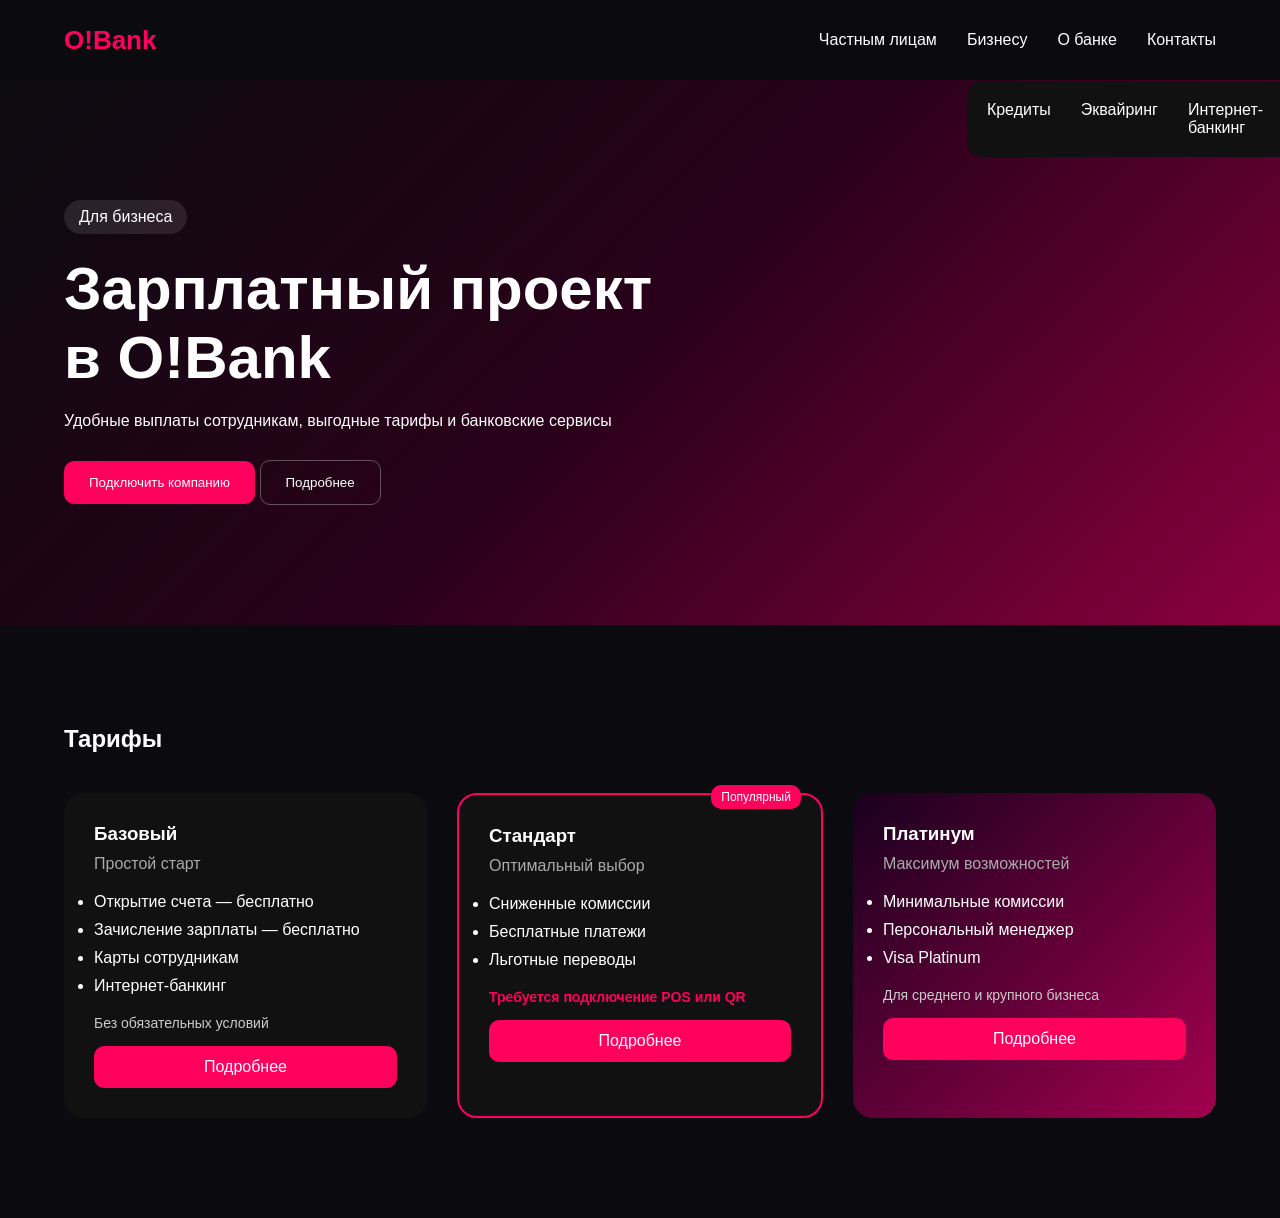
<file: index.html>
<!DOCTYPE html>
<html lang="ru">
<head>
  <meta charset="UTF-8">
  <title>O!Bank — Зарплатный проект</title>
  <link rel="stylesheet" href="styles.css">
</head>
<body>

<header class="header">
  <div class="container header-inner">
    <div class="logo">O!Bank</div>

    <nav class="nav">
      <ul>
        <li><a href="#">Частным лицам</a></li>

        <li class="dropdown">
          <a href="#">Бизнесу</a>
          <ul class="dropdown-menu">
            <li><a href="#">Кредиты</a></li>
            <li><a href="#">Эквайринг</a></li>
            <li><a href="#">Интернет-банкинг</a></li>
            <li><a href="#" class="active-link">Зарплатный проект</a></li>
          </ul>
        </li>

        <li><a href="#">О банке</a></li>
        <li><a href="#">Контакты</a></li>
      </ul>
    </nav>
  </div>
</header>

<section class="hero">
  <div class="container">
    <span class="badge">Для бизнеса</span>
    <h1>Зарплатный проект<br>в O!Bank</h1>
    <p>
      Удобные выплаты сотрудникам, выгодные тарифы и банковские сервисы
    </p>

    <div class="hero-buttons">
      <button class="primary-btn">Подключить компанию</button>
      <button class="secondary-btn">Подробнее</button>
    </div>
  </div>
</section>

<section class="tariffs">
  <div class="container">
    <h2>Тарифы</h2>

    <div class="tariff-grid">

      <!-- БАЗОВЫЙ -->
      <div class="tariff-card">
        <h3>Базовый</h3>
        <p class="subtitle">Простой старт</p>

        <ul>
          <li>Открытие счета — бесплатно</li>
          <li>Зачисление зарплаты — бесплатно</li>
          <li>Карты сотрудникам</li>
          <li>Интернет-банкинг</li>
        </ul>

        <div class="condition">Без обязательных условий</div>

        <a href="basic.html" class="btn">Подробнее</a>
      </div>

      <!-- СТАНДАРТ -->
      <div class="tariff-card featured">
        <div class="popular">Популярный</div>

        <h3>Стандарт</h3>
        <p class="subtitle">Оптимальный выбор</p>

        <ul>
          <li>Сниженные комиссии</li>
          <li>Бесплатные платежи</li>
          <li>Льготные переводы</li>
        </ul>

        <div class="condition highlight-condition">
          Требуется подключение POS или QR
        </div>

        <a href="standard.html" class="btn">Подробнее</a>
      </div>

      <!-- ПЛАТИНУМ -->
      <div class="tariff-card premium">
        <h3>Платинум</h3>
        <p class="subtitle">Максимум возможностей</p>

        <ul>
          <li>Минимальные комиссии</li>
          <li>Персональный менеджер</li>
          <li>Visa Platinum</li>
        </ul>

        <div class="condition">Для среднего и крупного бизнеса</div>

        <a href="platinum.html" class="btn">Подробнее</a>
      </div>

    </div>
  </div>
</section>

</body>
</html>
</file>
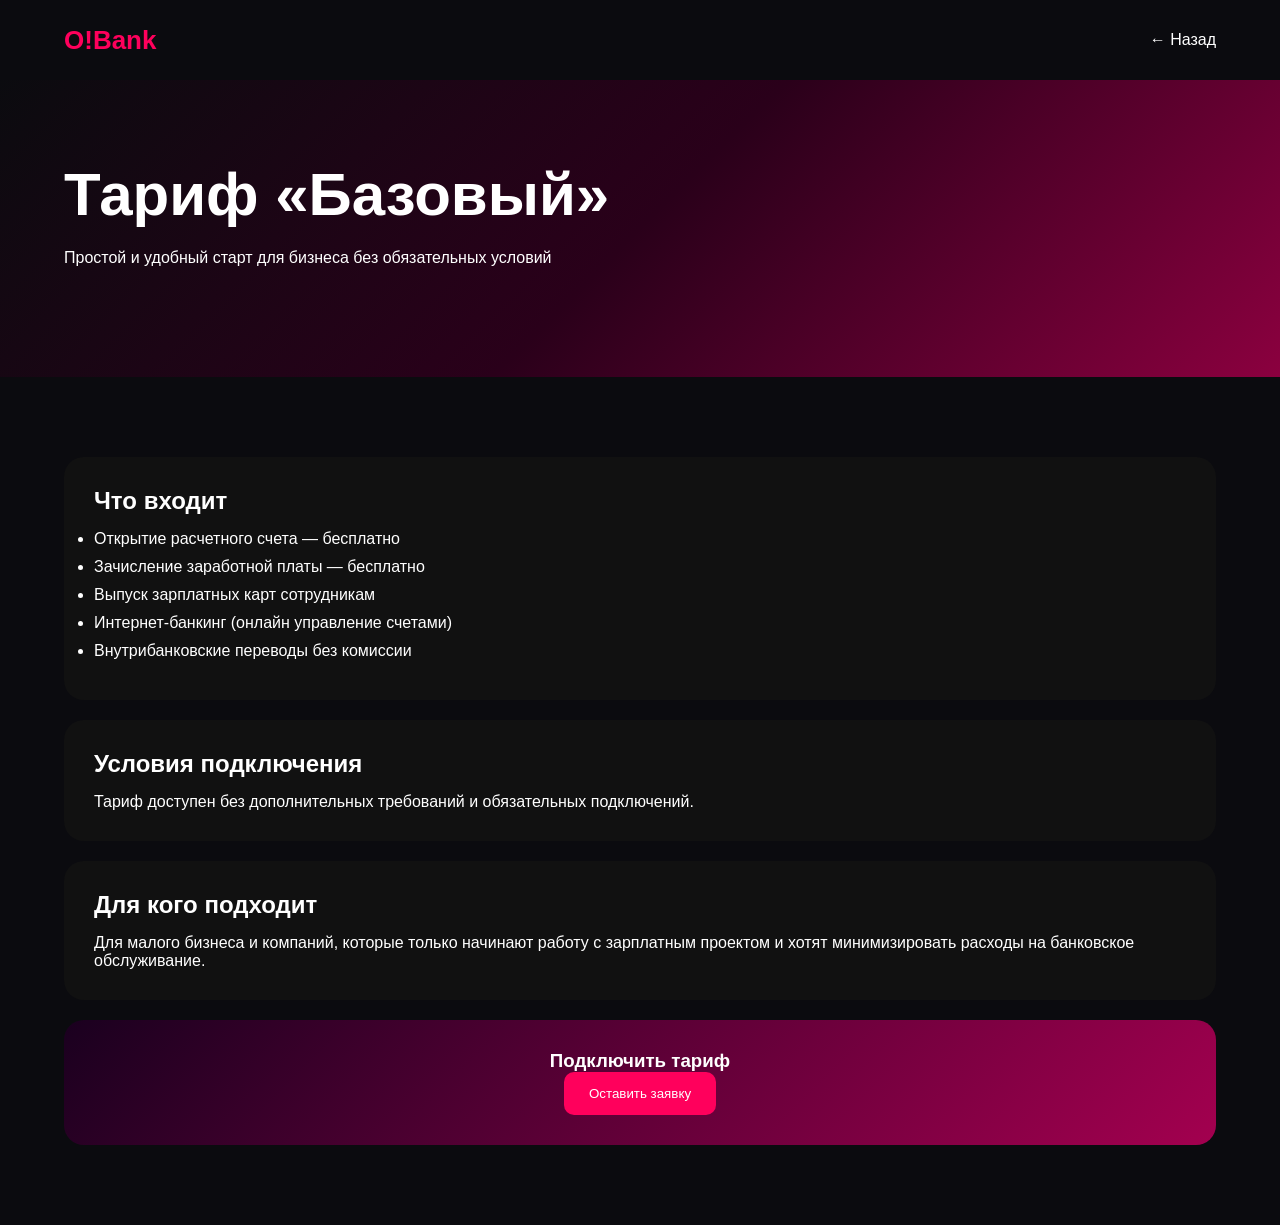
<file: basic.html>
<!DOCTYPE html>
<html lang="ru">
<head>
  <meta charset="UTF-8">
  <title>Базовый — O!Bank</title>
  <link rel="stylesheet" href="styles.css">
</head>
<body>

<header class="header">
  <div class="container header-inner">
    <div class="logo">O!Bank</div>
    <nav class="nav">
      <a href="index.html">← Назад</a>
    </nav>
  </div>
</header>

<section class="hero small">
  <div class="container">
    <h1>Тариф «Базовый»</h1>
    <p>Простой и удобный старт для бизнеса без обязательных условий</p>
  </div>
</section>

<section class="tariff-detail">
  <div class="container">

    <div class="block">
      <h2>Что входит</h2>
      <ul>
        <li>Открытие расчетного счета — бесплатно</li>
        <li>Зачисление заработной платы — бесплатно</li>
        <li>Выпуск зарплатных карт сотрудникам</li>
        <li>Интернет-банкинг (онлайн управление счетами)</li>
        <li>Внутрибанковские переводы без комиссии</li>
      </ul>
    </div>

    <div class="block">
      <h2>Условия подключения</h2>
      <p>
        Тариф доступен без дополнительных требований и обязательных подключений.
      </p>
    </div>

    <div class="block">
      <h2>Для кого подходит</h2>
      <p>
        Для малого бизнеса и компаний, которые только начинают работу с зарплатным проектом
        и хотят минимизировать расходы на банковское обслуживание.
      </p>
    </div>

    <div class="cta-box">
      <h3>Подключить тариф</h3>
      <button class="primary-btn">Оставить заявку</button>
    </div>

  </div>
</section>

</body>
</html>
</file>
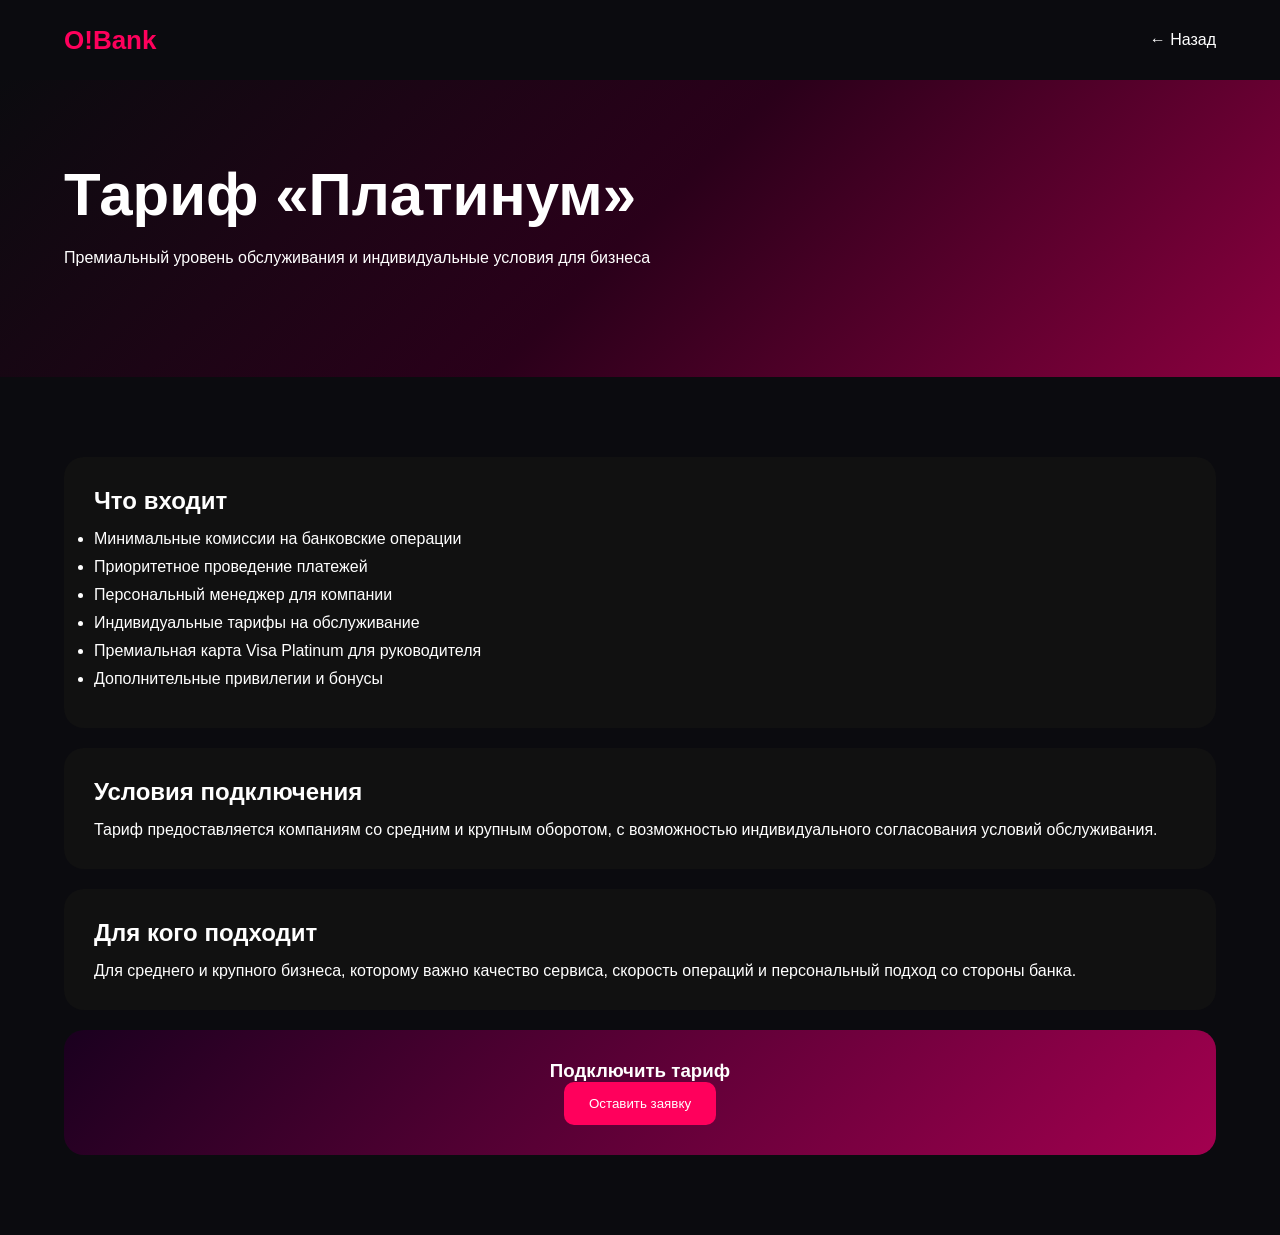
<file: platinum.html>
<!DOCTYPE html>
<html lang="ru">
<head>
  <meta charset="UTF-8">
  <title>Платинум — O!Bank</title>
  <link rel="stylesheet" href="styles.css">
</head>
<body>

<header class="header">
  <div class="container header-inner">
    <div class="logo">O!Bank</div>
    <nav class="nav">
      <a href="index.html">← Назад</a>
    </nav>
  </div>
</header>

<section class="hero small">
  <div class="container">
    <h1>Тариф «Платинум»</h1>
    <p>Премиальный уровень обслуживания и индивидуальные условия для бизнеса</p>
  </div>
</section>

<section class="tariff-detail">
  <div class="container">

    <div class="block">
      <h2>Что входит</h2>
      <ul>
        <li>Минимальные комиссии на банковские операции</li>
        <li>Приоритетное проведение платежей</li>
        <li>Персональный менеджер для компании</li>
        <li>Индивидуальные тарифы на обслуживание</li>
        <li>Премиальная карта Visa Platinum для руководителя</li>
        <li>Дополнительные привилегии и бонусы</li>
      </ul>
    </div>

    <div class="block">
      <h2>Условия подключения</h2>
      <p>
        Тариф предоставляется компаниям со средним и крупным оборотом,
        с возможностью индивидуального согласования условий обслуживания.
      </p>
    </div>

    <div class="block">
      <h2>Для кого подходит</h2>
      <p>
        Для среднего и крупного бизнеса, которому важно качество сервиса,
        скорость операций и персональный подход со стороны банка.
      </p>
    </div>

    <div class="cta-box">
      <h3>Подключить тариф</h3>
      <button class="primary-btn">Оставить заявку</button>
    </div>

  </div>
</section>

</body>
</html>
</file>
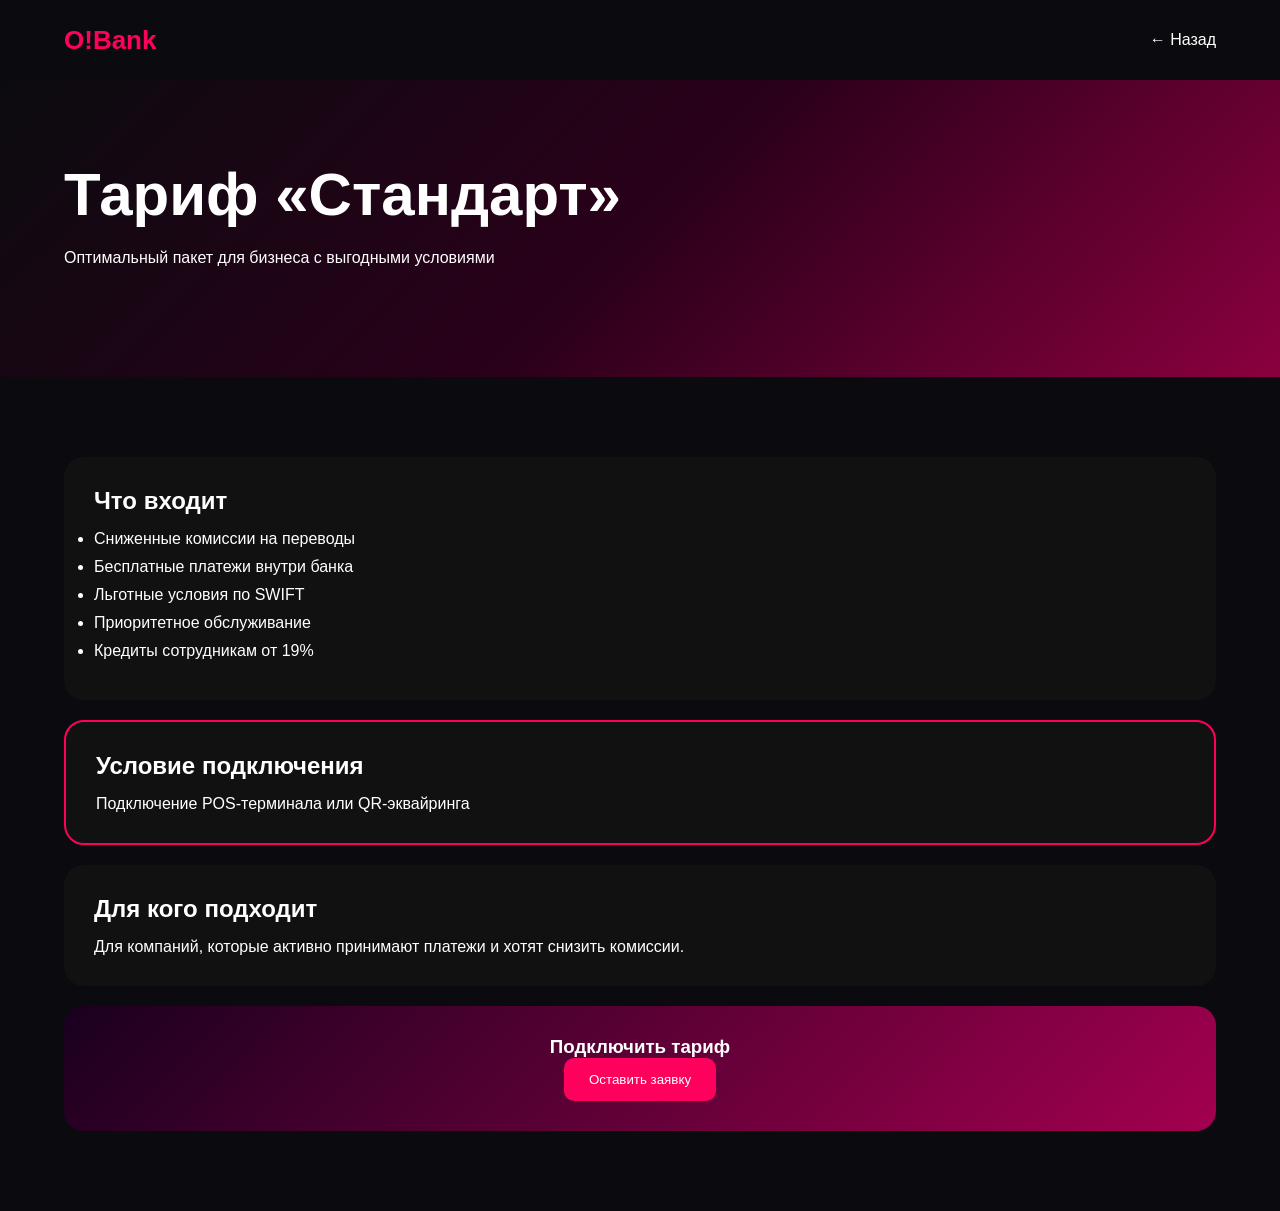
<file: standard.html>
<!DOCTYPE html>
<html lang="ru">
<head>
  <meta charset="UTF-8">
  <title>Стандарт — O!Bank</title>
  <link rel="stylesheet" href="styles.css">
</head>
<body>

<header class="header">
  <div class="container header-inner">
    <div class="logo">O!Bank</div>
    <nav class="nav">
      <a href="index.html">← Назад</a>
    </nav>
  </div>
</header>

<section class="hero small">
  <div class="container">
    <h1>Тариф «Стандарт»</h1>
    <p>Оптимальный пакет для бизнеса с выгодными условиями</p>
  </div>
</section>

<section class="tariff-detail">
  <div class="container">

    <div class="block">
      <h2>Что входит</h2>
      <ul>
        <li>Сниженные комиссии на переводы</li>
        <li>Бесплатные платежи внутри банка</li>
        <li>Льготные условия по SWIFT</li>
        <li>Приоритетное обслуживание</li>
        <li>Кредиты сотрудникам от 19%</li>
      </ul>
    </div>

    <div class="block important">
      <h2>Условие подключения</h2>
      <p>
        Подключение POS-терминала или QR-эквайринга
      </p>
    </div>

    <div class="block">
      <h2>Для кого подходит</h2>
      <p>
        Для компаний, которые активно принимают платежи и хотят снизить комиссии.
      </p>
    </div>

    <div class="cta-box">
      <h3>Подключить тариф</h3>
      <button class="primary-btn">Оставить заявку</button>
    </div>

  </div>
</section>

</body>
</html>
</file>
<file: styles.css>
* {
  margin: 0;
  padding: 0;
  box-sizing: border-box;
}

body {
  font-family: Arial, sans-serif;
  background: #0b0b0f;
  color: white;
}

.container {
  width: 90%;
  max-width: 1200px;
  margin: auto;
}

/* HEADER */
.header {
  background: #0b0b0f;
}

.header-inner {
  display: flex;
  justify-content: space-between;
  align-items: center;
  height: 80px;
}

.logo {
  font-size: 26px;
  font-weight: bold;
  color: #ff005c;
}

.nav ul {
  display: flex;
  gap: 30px;
  list-style: none;
}

.nav a {
  color: white;
  text-decoration: none;
}

/* DROPDOWN */
.dropdown {
  position: relative;
}

.dropdown-menu {
  position: absolute;
  top: 50px;
  left: 0;
  background: #111;
  padding: 20px;
  border-radius: 15px;
  display: none;
}

.dropdown:hover .dropdown-menu {
  display: block;
}

.active-link {
  color: #ff005c;
  font-weight: bold;
}

/* HERO */
.hero {
  padding: 120px 0;
  background: linear-gradient(135deg, #0b0b0f, #2a001a, #8b003f);
}

.hero h1 {
  font-size: 60px;
  margin-bottom: 20px;
}

.hero p {
  margin-bottom: 30px;
}

.badge {
  display: inline-block;
  background: rgba(255,255,255,0.1);
  padding: 8px 15px;
  border-radius: 20px;
  margin-bottom: 20px;
}

/* BUTTONS */
.primary-btn {
  background: #ff005c;
  color: white;
  padding: 14px 25px;
  border: none;
  border-radius: 10px;
}

.secondary-btn {
  border: 1px solid rgba(255,255,255,0.3);
  padding: 14px 25px;
  background: transparent;
  color: white;
  border-radius: 10px;
}

/* TARIFFS */
.tariffs {
  padding: 100px 0;
}

.tariffs h2 {
  margin-bottom: 40px;
}

.tariff-grid {
  display: flex;
  gap: 30px;
}

.tariff-card {
  background: #111;
  padding: 30px;
  border-radius: 20px;
  width: 100%;
  position: relative;
}

.tariff-card h3 {
  margin-bottom: 10px;
}

.subtitle {
  color: #aaa;
  margin-bottom: 20px;
}

.tariff-card ul {
  margin-bottom: 20px;
}

.tariff-card li {
  margin-bottom: 10px;
}

.btn {
  display: block;
  padding: 12px;
  text-align: center;
  background: #ff005c;
  color: white;
  text-decoration: none;
  border-radius: 10px;
}

.condition {
  margin-bottom: 15px;
  color: #ccc;
  font-size: 14px;
}

.highlight-condition {
  color: #ff005c;
  font-weight: bold;
}

/* FEATURED */
.featured {
  border: 2px solid #ff005c;
}

.popular {
  position: absolute;
  top: -10px;
  right: 20px;
  background: #ff005c;
  padding: 5px 10px;
  border-radius: 10px;
  font-size: 12px;
}

/* PREMIUM */
.premium {
  background: linear-gradient(135deg, #1a001f, #a3004f);
}
/* DETAIL PAGE */

.hero.small {
  padding: 80px 0;
}

.tariff-detail {
  padding: 80px 0;
}

.block {
  background: #111;
  padding: 30px;
  border-radius: 20px;
  margin-bottom: 20px;
}

.block h2 {
  margin-bottom: 15px;
}

.block ul li {
  margin-bottom: 10px;
}

.important {
  border: 2px solid #ff005c;
}

.cta-box {
  background: linear-gradient(135deg, #1a001f, #a3004f);
  padding: 30px;
  border-radius: 20px;
  text-align: center;
}
</file>
